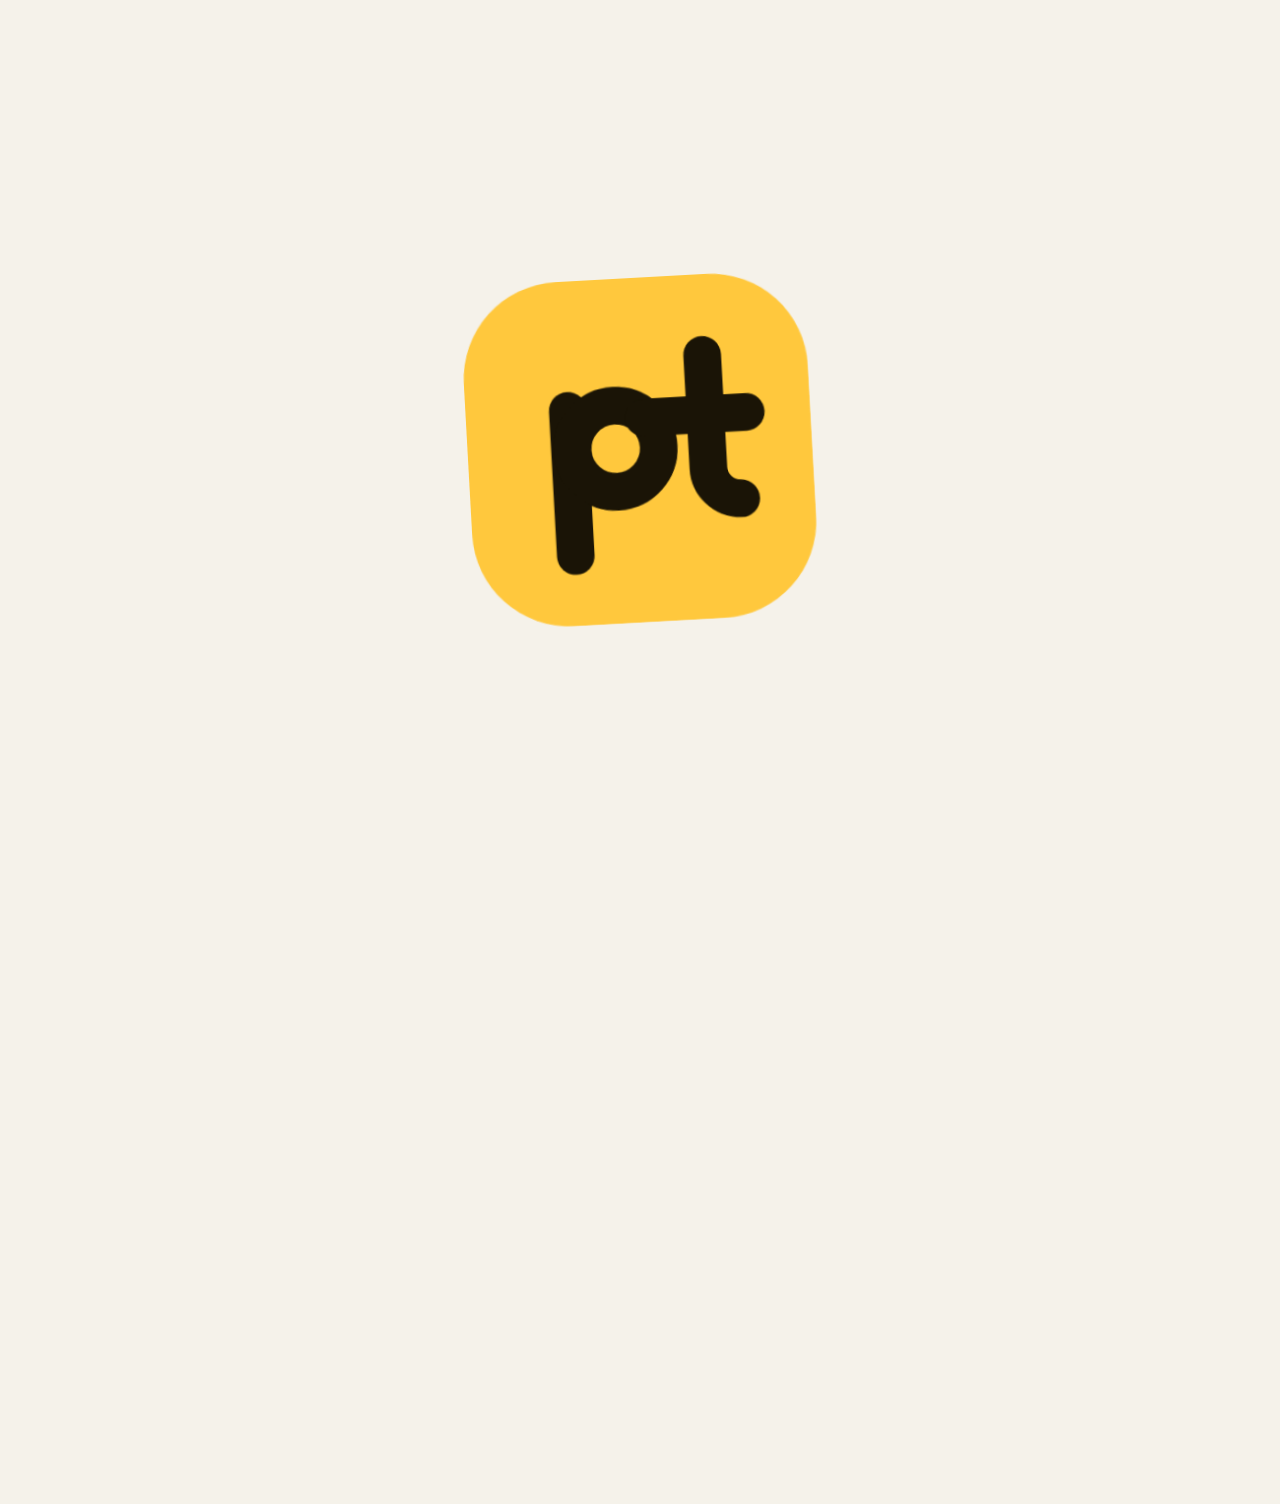
<file: index.html>
<!doctype html>
<html lang="ar" dir="rtl">
<head>
  <meta charset="utf-8">
  <meta http-equiv="Content-Security-Policy" content="default-src 'self'; script-src 'self' https://cdn.jsdelivr.net; style-src 'self' 'unsafe-inline' https://fonts.googleapis.com; font-src https://fonts.gstatic.com; img-src 'self' data:; media-src 'self'; connect-src 'self' https://0.peerjs.com wss://0.peerjs.com; object-src 'none'; base-uri 'none'; form-action 'none'">
  <meta name="referrer" content="strict-origin-when-cross-origin">
  <meta name="viewport" content="width=device-width, initial-scale=1, viewport-fit=cover">
  <meta name="theme-color" content="#0d0e12">
  <meta name="description" content="Playto: six emoji games you can play online with a friend. Co-op Snake with 20 levels, Four in a Row, Air Hockey, Odd One Out, Breakout and Memory.">
  <title data-t="hub.pageTitle">Playto · Play together</title>
  <link rel="icon" href="assets/logo.svg" type="image/svg+xml">
  <link rel="preconnect" href="https://fonts.googleapis.com">
  <link rel="preconnect" href="https://fonts.gstatic.com" crossorigin>
  <link rel="stylesheet" href="https://fonts.googleapis.com/css2?family=Baloo+Bhaijaan+2:wght@400;600;700;800&display=swap">
  <link rel="stylesheet" href="css/arcade.css">
  <script src="js/boot.js"></script>
  <style>
    body { overflow-x: hidden; }

    .topline {
      position: absolute;
      top: max(14px, env(safe-area-inset-top));
      left: 16px;
      right: 16px;
      display: flex;
      align-items: center;
      justify-content: space-between;
      direction: ltr;
      z-index: 10;
    }
    .brand {
      display: flex;
      align-items: center;
      gap: 10px;
      color: inherit;
      text-decoration: none;
    }
    .mark { width: 46px; height: 46px; flex: none; transform-origin: center; }
    .mark-tile { fill: var(--accent); transform-origin: 32px 32px; }
    .ink {
      fill: none;
      stroke: var(--on-accent);
      stroke-width: 7;
      stroke-linecap: round;
      stroke-linejoin: round;
      /* A gap longer than the path, and an offset just past the dash, so an
         undrawn stroke leaves no round cap behind as a stray dot. */
      stroke-dasharray: 1 2;
    }
    .brand-name { font-size: 28px; font-weight: 800; letter-spacing: -0.02em; line-height: 1; }
    .controls { display: flex; gap: 8px; }

    .hero {
      min-height: min(78svh, 720px);
      display: grid;
      place-items: center;
      padding: 96px 16px 40px;
    }
    .hero-copy { text-align: center; max-width: 640px; }
    .hero h1 {
      margin: 0;
      font-size: clamp(56px, 16vw, 116px);
      font-weight: 800;
      line-height: 0.95;
      letter-spacing: -0.02em;
    }
    .hero h1 .accent { color: var(--accent); display: block; }
    .hero .lead {
      margin: 20px auto 0;
      max-width: 30ch;
      color: var(--muted);
      font-size: clamp(17px, 4.4vw, 20px);
    }
    .hero .cta { margin-top: 26px; min-height: 56px; padding: 0 30px; font-size: 18px; text-decoration: none; }

    /* While the intro plays only the mark is on screen; the rest arrives
       when the class comes off. */
    .intro .ink { stroke-dashoffset: 1.01; }
    .intro .mark-tile { transform: scale(0); }
    .intro .brand-name { clip-path: inset(0 100% 0 0); }
    .intro .controls,
    .intro .hero-copy > *,
    .intro main,
    .intro footer { opacity: 0; transform: translateY(18px); }
    .controls, .hero-copy > *, main, footer { transition: opacity 0.6s ease, transform 0.6s ease; }
    .hero-copy > :nth-child(2) { transition-delay: 0.08s; }
    .hero-copy > :nth-child(3) { transition-delay: 0.16s; }
    main, footer { transition-delay: 0.24s; }

    .games {
      max-width: 980px;
      margin: 0 auto;
      padding: 8px 16px 40px;
      display: grid;
      gap: 14px;
    }
    @media (min-width: 720px) { .games { grid-template-columns: 1fr 1fr; gap: 18px; } }
    .games h2 { margin: 0 0 2px; font-size: 26px; grid-column: 1 / -1; }

    .game-card {
      --tone: var(--accent);
      display: grid;
      grid-template-columns: auto 1fr;
      gap: 16px;
      align-items: center;
      padding: 16px;
      border-radius: var(--radius);
      background: var(--surface);
      border: 1px solid var(--line);
      color: inherit;
      text-decoration: none;
      transition: transform .2s ease, border-color .2s ease;
    }
    .game-card:hover { border-color: color-mix(in srgb, var(--tone) 60%, transparent); transform: translateY(-3px); }
    .game-card:active { transform: scale(.98); }
    .game-icon {
      width: 84px;
      height: 84px;
      border-radius: 24px;
      background: var(--tone);
      display: grid;
      place-items: center;
      font-size: 46px;
      box-shadow: inset 0 -5px 0 rgba(0,0,0,.14);
      transition: transform .3s cubic-bezier(.2,.9,.3,1.4);
    }
    .game-card:hover .game-icon { transform: rotate(-6deg) scale(1.05); }
    .game-card h3 { margin: 0; font-size: 22px; line-height: 1.15; }
    .game-card p { margin: 4px 0 8px; color: var(--muted); font-size: 15px; line-height: 1.4; }
    .tags { display: flex; flex-wrap: wrap; gap: 6px; }
    .tag {
      font-size: 12px;
      font-weight: 700;
      padding: 2px 10px;
      border-radius: 999px;
      background: var(--surface-2);
      color: var(--muted);
    }
    .tag.live { background: color-mix(in srgb, var(--ok) 18%, transparent); color: var(--ok); }
    .tag.live::before {
      content: "";
      display: inline-block;
      width: 7px; height: 7px;
      border-radius: 50%;
      background: currentColor;
      margin-inline-end: 6px;
      vertical-align: 1px;
      animation: blink 1.6s ease-in-out infinite;
    }
    @keyframes blink { 50% { opacity: .3; } }

    .how { max-width: 980px; margin: 0 auto; padding: 0 16px 48px; }
    .how-box {
      border-radius: var(--radius);
      background: var(--surface);
      border: 1px solid var(--line);
      padding: 20px;
      display: grid;
      gap: 14px;
    }
    @media (min-width: 720px) { .how-box { grid-template-columns: auto repeat(3, 1fr); align-items: center; gap: 22px; } }
    .how-box h2 { margin: 0; font-size: 22px; }
    .how-step { display: flex; gap: 12px; align-items: flex-start; }
    .how-step b {
      flex: none;
      width: 32px; height: 32px;
      border-radius: 50%;
      background: var(--accent);
      color: var(--on-accent);
      display: grid; place-items: center;
    }
    .how-step span { color: var(--muted); }

    footer { text-align: center; color: var(--muted); padding: 0 16px max(28px, env(safe-area-inset-bottom)); }
    footer a { color: var(--text); font-weight: 700; }

    #flood {
      position: fixed;
      inset: 0;
      z-index: 100;
      pointer-events: none;
      clip-path: circle(0 at var(--x) var(--y));
      visibility: hidden;
    }
    #flood.go {
      visibility: visible;
      clip-path: circle(150vmax at var(--x) var(--y));
      transition: clip-path .7s cubic-bezier(.7, 0, .3, 1);
    }
  </style>
</head>
<body>
  <div class="topline">
    <a class="brand" href="./" aria-label="Playto">
      <svg class="mark" id="mark" viewBox="0 0 64 64" aria-hidden="true">
        <rect class="mark-tile" width="64" height="64" rx="18"/>
        <path class="ink" pathLength="1" d="M19 24v27"/>
        <path class="ink" pathLength="1" d="M19.5 31.5a8 8 0 1 1 16 0a8 8 0 1 1 -16 0"/>
        <path class="ink" pathLength="1" d="M44.5 15v21a6 6 0 0 0 6 6"/>
        <path class="ink" pathLength="1" d="M52 26H33"/>
      </svg>
      <span class="brand-name" id="brandName">Playto</span>
    </a>
    <div class="controls">
      <button class="icon-btn" data-action="sound"></button>
      <button class="icon-btn" data-action="lang"></button>
    </div>
  </div>

  <header class="hero">
    <div class="hero-copy">
      <h1><span data-t="hub.title1">Play</span><span class="accent" data-t="hub.title2">together.</span></h1>
      <p class="lead" data-t="hub.lead">Six emoji games, every one of them playable online with a friend.</p>
      <a class="btn btn-primary cta" href="#games" data-t="hub.cta">Pick a game</a>
    </div>
  </header>

  <main>
    <section class="games" id="games">
      <h2 data-t="hub.games">Games</h2>

      <a class="game-card" href="snake.html" data-emoji="🐍" style="--tone: var(--snake)">
        <span class="game-icon" aria-hidden="true">🐍</span>
        <span>
          <h3 data-t="snake.title">Snake Together</h3>
          <p data-t="hub.snakeText">Two snakes, one team. Twenty levels of portals, ghosts, locked vaults and a dragon.</p>
          <span class="tags"><span class="tag live" data-t="hub.tagOnline">Online co-op</span><span class="tag" data-t="hub.tag20">20 levels</span></span>
        </span>
      </a>

      <a class="game-card" href="four.html" data-emoji="🍓" style="--tone: var(--four)">
        <span class="game-icon" aria-hidden="true">🍓</span>
        <span>
          <h3 data-t="four.title">Four in a Row</h3>
          <p data-t="hub.fourText">Strawberries against lemons. Line up four before your friend does.</p>
          <span class="tags"><span class="tag live" data-t="hub.tagOnline1v1">Online 1v1</span><span class="tag" data-t="hub.tagBot">vs bot</span></span>
        </span>
      </a>

      <a class="game-card" href="hockey.html" data-emoji="🏒" style="--tone: var(--hockey)">
        <span class="game-icon" aria-hidden="true">🏒</span>
        <span>
          <h3 data-t="hockey.title">Air Hockey</h3>
          <p data-t="hub.hockeyText">Mallet against mallet and a flying emoji puck. First to seven wins.</p>
          <span class="tags"><span class="tag live" data-t="hub.tagRealtime">Online, real time</span><span class="tag" data-t="hub.tagOneScreen">Two on one screen</span></span>
        </span>
      </a>

      <a class="game-card" href="odd.html" data-emoji="👀" style="--tone: var(--odd)">
        <span class="game-icon" aria-hidden="true">👀</span>
        <span>
          <h3 data-t="odd.title">Odd One Out</h3>
          <p data-t="hub.oddText">Every emoji looks the same except one. Find it before your friend does.</p>
          <span class="tags"><span class="tag live" data-t="hub.tagRace">Online race</span><span class="tag" data-t="hub.tagFast">Quick rounds</span></span>
        </span>
      </a>

      <a class="game-card" href="breakout.html" data-emoji="🚀" style="--tone: var(--breakout)">
        <span class="game-icon" aria-hidden="true">🚀</span>
        <span>
          <h3 data-t="breakout.title">Emoji Breakout</h3>
          <p data-t="hub.breakoutText">The original. Bounce an emoji through fruit walls and find the secret codes.</p>
          <span class="tags"><span class="tag live" data-t="hub.tagRace">Online race</span><span class="tag" data-t="hub.tagEndless">Endless levels</span><span class="tag" data-t="hub.tagCodes">Secret codes</span></span>
        </span>
      </a>

      <a class="game-card" href="memory.html" data-emoji="🧠" style="--tone: var(--memory)">
        <span class="game-icon" aria-hidden="true">🧠</span>
        <span>
          <h3 data-t="memory.title">Emoji Memory</h3>
          <p data-t="hub.memoryText">Look fast, then find the pairs. Eight boards, from six cards to thirty-six.</p>
          <span class="tags"><span class="tag live" data-t="hub.tagTurns">Online, turn by turn</span><span class="tag" data-t="hub.tag8">8 levels</span><span class="tag" data-t="hub.tagStars">3 stars each</span></span>
        </span>
      </a>
    </section>

    <section class="how" aria-labelledby="howTitle">
      <div class="how-box">
        <h2 id="howTitle" data-t="hub.howTitle">Playing online</h2>
        <div class="how-step"><b>1</b><span data-t="hub.how1">Open any game and tap “Create a room”.</span></div>
        <div class="how-step"><b>2</b><span data-t="hub.how2">Send the four-letter code or the link to your friend.</span></div>
        <div class="how-step"><b>3</b><span data-t="hub.how3">They tap “Join with a code”, and you are playing phone to phone.</span></div>
      </div>
    </section>
  </main>

  <footer><span data-t="hub.madeBy">Made by</span> <a href="https://github.com/Mo1Amin">Mohamed Amin</a></footer>

  <div id="flood" aria-hidden="true"></div>

  <script type="module" src="js/hub.js"></script>
</body>
</html>
</file>
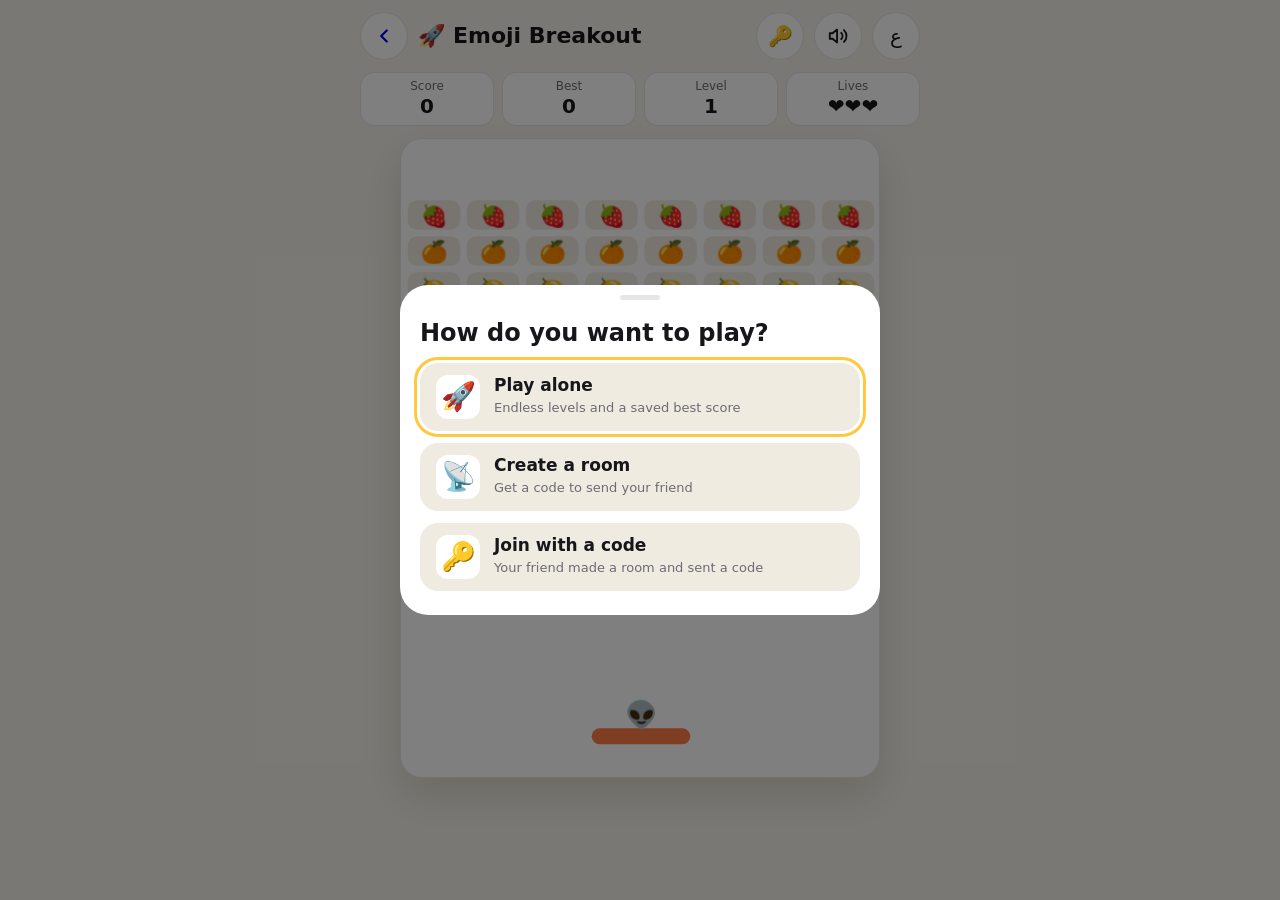
<file: breakout.html>
<!doctype html>
<html lang="ar" dir="rtl">
<head>
  <meta charset="utf-8">
  <meta http-equiv="Content-Security-Policy" content="default-src 'self'; script-src 'self' https://cdn.jsdelivr.net; style-src 'self' 'unsafe-inline' https://fonts.googleapis.com; font-src https://fonts.gstatic.com; img-src 'self' data:; media-src 'self'; connect-src 'self' https://0.peerjs.com wss://0.peerjs.com; object-src 'none'; base-uri 'none'; form-action 'none'">
  <meta name="referrer" content="strict-origin-when-cross-origin">
  <meta name="viewport" content="width=device-width, initial-scale=1, viewport-fit=cover">
  <meta name="theme-color" content="#0d0e12">
  <title data-t="breakout.pageTitle">Emoji Breakout</title>
  <link rel="icon" href="data:image/svg+xml,<svg xmlns='http://www.w3.org/2000/svg' viewBox='0 0 100 100'><text y='.9em' font-size='90'>🚀</text></svg>">
  <link rel="preconnect" href="https://fonts.googleapis.com">
  <link rel="preconnect" href="https://fonts.gstatic.com" crossorigin>
  <link rel="stylesheet" href="https://fonts.googleapis.com/css2?family=Baloo+Bhaijaan+2:wght@400;600;700;800&display=swap">
  <link rel="stylesheet" href="css/arcade.css">
  <style>
    .game-page { --game: var(--breakout); overscroll-behavior: none; }
    .board-wrap { max-width: none; }
    .board-wrap canvas { cursor: none; }
    .rival {
      max-width: 100%;
      padding: 6px 16px;
      border-radius: 999px;
      background: color-mix(in srgb, var(--game) 16%, var(--surface));
      border: 1px solid color-mix(in srgb, var(--game) 40%, transparent);
      font-weight: 700;
      font-size: 15px;
      white-space: nowrap;
      overflow: hidden;
      text-overflow: ellipsis;
    }
    .code-row { width: 100%; max-width: 320px; }
    .code-row input {
      width: 100%;
      height: var(--tap);
      border-radius: 999px;
      border: 2px solid var(--line);
      background: var(--surface);
      text-align: center;
      direction: ltr;
    }
    .code-row input:focus { outline: none; border-color: var(--game); }
  </style>
</head>
<body class="game-page">
  <header class="topbar">
    <a class="icon-btn" href="./" data-back data-t-label="back"></a>
    <h1><span aria-hidden="true">🚀</span><span data-t="breakout.title">Emoji Breakout</span></h1>
    <button class="icon-btn" id="codeBtn" data-t-label="breakout.codes" aria-label="Secret codes">🔑</button>
    <button class="icon-btn" data-action="sound"></button>
    <button class="icon-btn" data-action="lang"></button>
  </header>

  <section class="hud">
    <div class="stat"><small data-t="score">Score</small><b id="hudScore">0</b></div>
    <div class="stat"><small data-t="breakout.best">Best</small><b id="hudBest">0</b></div>
    <div class="stat"><small data-t="breakout.level">Level</small><b id="hudLevel">1</b></div>
    <div class="stat"><small data-t="breakout.lives">Lives</small><b id="hudLives">❤️❤️❤️</b></div>
  </section>

  <div class="rival" id="rival" aria-live="polite" hidden></div>

  <div class="board-wrap" id="boardWrap">
    <canvas id="board" aria-label="Breakout board"></canvas>
    <span class="net-badge floating" id="netBadge" hidden></span>
    <div class="overlay" id="overlay" hidden></div>
  </div>

  <div class="code-row" id="codeRow" hidden>
    <input id="codeInput" autocomplete="off" autocapitalize="off" spellcheck="false" data-t-placeholder="breakout.codePlaceholder" placeholder="Secret code…">
  </div>

  <script type="module" src="js/breakout.js"></script>
</body>
</html>
</file>
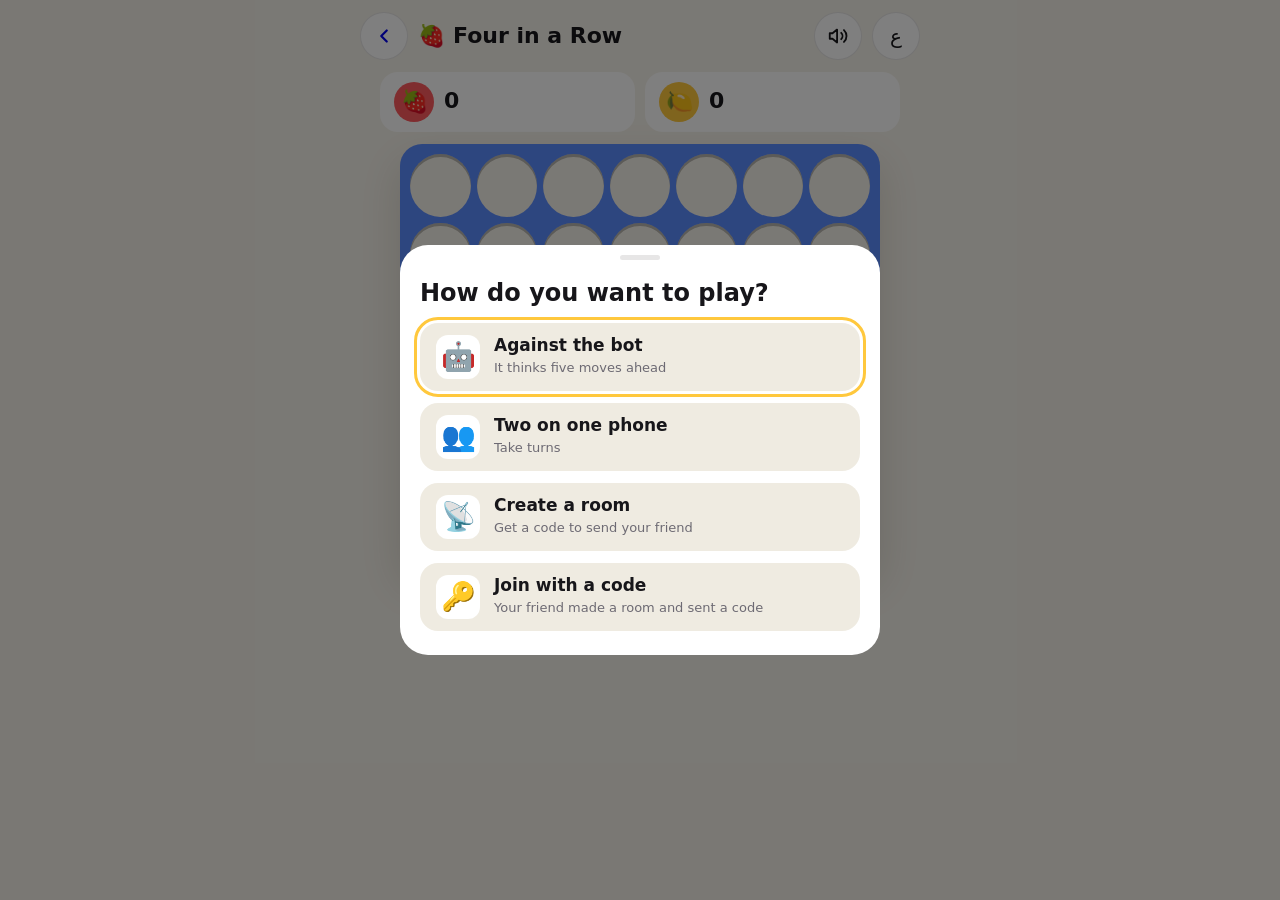
<file: four.html>
<!doctype html>
<html lang="ar" dir="rtl">
<head>
  <meta charset="utf-8">
  <meta http-equiv="Content-Security-Policy" content="default-src 'self'; script-src 'self' https://cdn.jsdelivr.net; style-src 'self' 'unsafe-inline' https://fonts.googleapis.com; font-src https://fonts.gstatic.com; img-src 'self' data:; media-src 'self'; connect-src 'self' https://0.peerjs.com wss://0.peerjs.com; object-src 'none'; base-uri 'none'; form-action 'none'">
  <meta name="referrer" content="strict-origin-when-cross-origin">
  <meta name="viewport" content="width=device-width, initial-scale=1, viewport-fit=cover">
  <meta name="theme-color" content="#0d0e12">
  <title data-t="four.pageTitle">Four in a Row</title>
  <link rel="icon" href="data:image/svg+xml,<svg xmlns='http://www.w3.org/2000/svg' viewBox='0 0 100 100'><text y='.9em' font-size='90'>🍓</text></svg>">
  <link rel="preconnect" href="https://fonts.googleapis.com">
  <link rel="preconnect" href="https://fonts.gstatic.com" crossorigin>
  <link rel="stylesheet" href="https://fonts.googleapis.com/css2?family=Baloo+Bhaijaan+2:wght@400;600;700;800&display=swap">
  <link rel="stylesheet" href="css/arcade.css">
  <style>
    .game-page { --game: var(--four); }

    .stage { position: relative; width: 100%; max-width: 480px; }
    .board {
      direction: ltr;
      display: grid;
      grid-template-columns: repeat(7, 1fr);
      grid-template-rows: repeat(6, 1fr);
      gap: 6px;
      padding: 10px;
      aspect-ratio: 7 / 6.2;
      background: var(--four);
      border-radius: var(--radius);
      box-shadow: var(--shadow);
    }
    .slot {
      position: relative;
      border-radius: 50%;
      background: var(--bg);
      box-shadow: inset 0 3px 0 rgba(0,0,0,.25);
    }
    .column {
      grid-row: 1 / -1;
      z-index: 2;
      border-radius: 14px;
      transition: background .15s ease;
    }
    @media (hover: hover) {
      .column:hover { background: rgba(255,255,255,.1); }
    }
    .disc {
      position: absolute;
      inset: 4%;
      border-radius: 50%;
      display: grid;
      place-items: center;
      font-size: clamp(18px, 6vw, 30px);
      animation: drop calc(.18s + var(--fall) * .06s) cubic-bezier(.5, 0, .75, 0) both, settle .22s ease-out calc(.18s + var(--fall) * .06s);
      box-shadow: inset 0 -4px 0 rgba(0,0,0,.18);
    }
    .disc.p1 { background: #ff5a5f; }
    .disc.p2 { background: #ffc83d; }
    .board.finished .disc:not(.win) { opacity: .35; transition: opacity .4s ease .3s; }
    .disc.win { animation: pulse .7s ease-in-out infinite alternate; }
    @keyframes drop { from { transform: translateY(calc(var(--fall) * -116%)); } }
    @keyframes settle { 40% { transform: translateY(-8%); } }
    @keyframes pulse { to { transform: scale(1.1); box-shadow: 0 0 0 4px #fff; } }

    .status {
      width: 100%; max-width: 480px;
      min-height: 56px;
      display: flex; align-items: center; justify-content: space-between; gap: 12px;
      padding: 6px 8px 6px 18px;
      background: var(--surface);
      border: 1px solid var(--line);
      border-radius: 999px;
      font-weight: 700;
    }
    [dir="rtl"] .status { padding: 6px 18px 6px 8px; }
    .status .btn { flex: none; }

    .reactions { display: flex; gap: 6px; justify-content: center; flex-wrap: wrap; }
    .reaction {
      width: 48px; height: 48px;
      font-size: 24px;
      border-radius: 50%;
      background: var(--surface);
      border: 1px solid var(--line);
      transition: transform .15s ease;
    }
    .reaction:active { transform: scale(.85); }
    .float-reaction {
      position: absolute;
      bottom: 10%;
      font-size: 56px;
      pointer-events: none;
      z-index: 6;
      animation: rise 1.8s ease-out forwards;
    }
    .float-reaction.me { inset-inline-start: 12%; }
    .float-reaction.them { inset-inline-end: 12%; }
    @keyframes rise {
      0% { transform: translate(0, 20px) scale(.4); opacity: 0; }
      15% { transform: translate(0, 0) scale(1.15); opacity: 1; }
      100% { transform: translate(var(--drift), -260px) scale(1); opacity: 0; }
    }
    .overlay { border-radius: var(--radius); }
  </style>
</head>
<body class="game-page">
  <header class="topbar">
    <a class="icon-btn" href="./" data-back data-t-label="back"></a>
    <h1><span aria-hidden="true">🍓</span><span data-t="four.title">Four in a Row</span></h1>
    <span class="net-badge" id="netBadge" hidden></span>
    <button class="icon-btn" data-action="sound"></button>
    <button class="icon-btn" data-action="lang"></button>
  </header>

  <section class="players">
    <div class="player p1" id="p1"><span class="token">🍓</span><span><span class="name"></span><span class="score">0</span></span></div>
    <div class="player p2" id="p2"><span class="token">🍋</span><span><span class="name"></span><span class="score">0</span></span></div>
  </section>

  <div class="stage" id="stage">
    <div class="board" id="board"></div>
    <div class="overlay" id="overlay" hidden></div>
  </div>

  <div class="status" aria-live="polite">
    <span id="statusText"></span>
    <button class="btn btn-primary" id="statusAction" hidden></button>
  </div>

  <div class="reactions" id="reactions" hidden></div>

  <script type="module" src="js/four/main.js"></script>
</body>
</html>
</file>
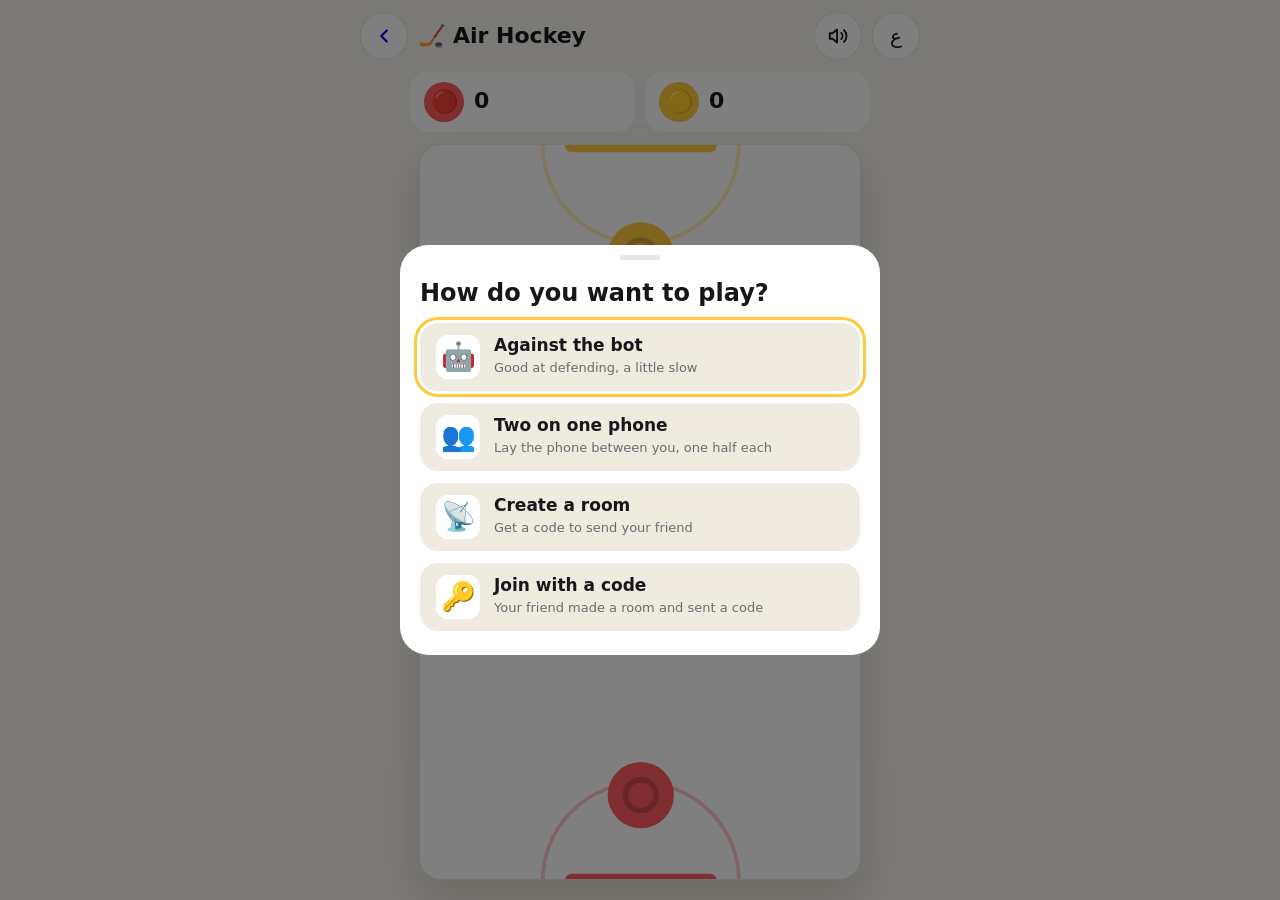
<file: hockey.html>
<!doctype html>
<html lang="ar" dir="rtl">
<head>
  <meta charset="utf-8">
  <meta http-equiv="Content-Security-Policy" content="default-src 'self'; script-src 'self' https://cdn.jsdelivr.net; style-src 'self' 'unsafe-inline' https://fonts.googleapis.com; font-src https://fonts.gstatic.com; img-src 'self' data:; media-src 'self'; connect-src 'self' https://0.peerjs.com wss://0.peerjs.com; object-src 'none'; base-uri 'none'; form-action 'none'">
  <meta name="referrer" content="strict-origin-when-cross-origin">
  <meta name="viewport" content="width=device-width, initial-scale=1, viewport-fit=cover">
  <meta name="theme-color" content="#0d0e12">
  <title data-t="hockey.pageTitle">Air Hockey</title>
  <link rel="icon" href="data:image/svg+xml,<svg xmlns='http://www.w3.org/2000/svg' viewBox='0 0 100 100'><text y='.9em' font-size='90'>🏒</text></svg>">
  <link rel="preconnect" href="https://fonts.googleapis.com">
  <link rel="preconnect" href="https://fonts.gstatic.com" crossorigin>
  <link rel="stylesheet" href="https://fonts.googleapis.com/css2?family=Baloo+Bhaijaan+2:wght@400;600;700;800&display=swap">
  <link rel="stylesheet" href="css/arcade.css">
  <style>
    .game-page { --game: var(--hockey); overscroll-behavior: none; }
    .board-wrap { max-width: none; }
    .players { max-width: 460px; }
  </style>
</head>
<body class="game-page">
  <header class="topbar">
    <a class="icon-btn" href="./" data-back data-t-label="back"></a>
    <h1><span aria-hidden="true">🏒</span><span data-t="hockey.title">Air Hockey</span></h1>
    <span class="net-badge" id="netBadge" hidden></span>
    <button class="icon-btn" data-action="sound"></button>
    <button class="icon-btn" data-action="lang"></button>
  </header>

  <section class="players">
    <div class="player p1" id="p1"><span class="token">🔴</span><span><span class="name"></span><span class="score">0</span></span></div>
    <div class="player p2" id="p2"><span class="token">🟡</span><span><span class="name"></span><span class="score">0</span></span></div>
  </section>

  <div class="board-wrap" id="boardWrap">
    <canvas id="board" aria-label="Air hockey table"></canvas>
    <div class="overlay" id="overlay" hidden></div>
  </div>

  <script type="module" src="js/hockey.js"></script>
</body>
</html>
</file>
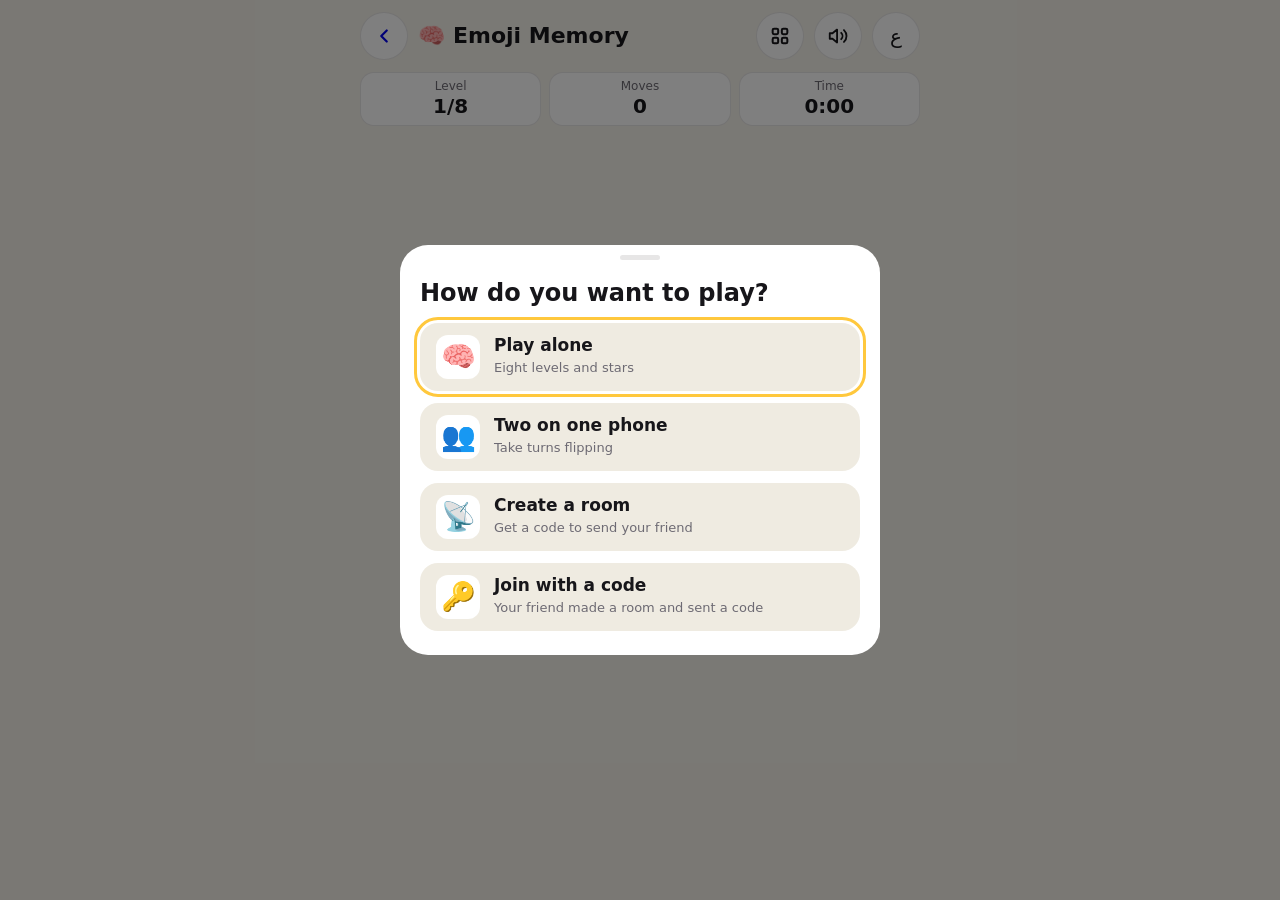
<file: memory.html>
<!doctype html>
<html lang="ar" dir="rtl">
<head>
  <meta charset="utf-8">
  <meta http-equiv="Content-Security-Policy" content="default-src 'self'; script-src 'self' https://cdn.jsdelivr.net; style-src 'self' 'unsafe-inline' https://fonts.googleapis.com; font-src https://fonts.gstatic.com; img-src 'self' data:; media-src 'self'; connect-src 'self' https://0.peerjs.com wss://0.peerjs.com; object-src 'none'; base-uri 'none'; form-action 'none'">
  <meta name="referrer" content="strict-origin-when-cross-origin">
  <meta name="viewport" content="width=device-width, initial-scale=1, viewport-fit=cover">
  <meta name="theme-color" content="#0d0e12">
  <title data-t="memory.pageTitle">Emoji Memory</title>
  <link rel="icon" href="data:image/svg+xml,<svg xmlns='http://www.w3.org/2000/svg' viewBox='0 0 100 100'><text y='.9em' font-size='90'>🧠</text></svg>">
  <link rel="preconnect" href="https://fonts.googleapis.com">
  <link rel="preconnect" href="https://fonts.gstatic.com" crossorigin>
  <link rel="stylesheet" href="https://fonts.googleapis.com/css2?family=Baloo+Bhaijaan+2:wght@400;600;700;800&display=swap">
  <link rel="stylesheet" href="css/arcade.css">
  <style>
    .game-page { --game: var(--memory); }
    .table { position: relative; width: 100%; max-width: 520px; min-height: 420px; }
    .grid {
      display: grid;
      grid-template-columns: repeat(var(--cols, 4), 1fr);
      gap: clamp(6px, 2vw, 10px);
      perspective: 900px;
    }
    .tile {
      aspect-ratio: 3 / 4;
      padding: 0;
      animation: deal .35s cubic-bezier(.2, .9, .3, 1.2) both;
    }
    .tile-inner {
      position: relative;
      display: block;
      width: 100%;
      height: 100%;
      transform-style: preserve-3d;
      transition: transform .38s cubic-bezier(.3, .8, .3, 1);
    }
    .tile.flipped .tile-inner { transform: rotateY(180deg); }
    .tile-back, .tile-front {
      position: absolute;
      inset: 0;
      border-radius: clamp(10px, 3vw, 16px);
      backface-visibility: hidden;
      -webkit-backface-visibility: hidden;
      display: grid;
      place-items: center;
    }
    .tile-back {
      background: var(--memory);
      background-image: radial-gradient(circle at 50% 50%, rgba(255,255,255,.22) 0 18%, transparent 19%);
      box-shadow: inset 0 -4px 0 rgba(0,0,0,.15);
    }
    .tile-front {
      background: var(--surface);
      border: 1px solid var(--line);
      transform: rotateY(180deg);
      font-size: calc(min(520px, 100vw - 32px) / var(--cols, 4) * .48);
    }
    .tile.matched .tile-front { animation: matched .45s ease; background: color-mix(in srgb, var(--memory) 18%, var(--surface)); }
    .tile.miss .tile-inner { animation: shake .35s ease; }
    @keyframes deal { from { opacity: 0; transform: translateY(14px) scale(.9); } }
    @keyframes matched { 50% { transform: rotateY(180deg) scale(1.12); } }
    @keyframes shake {
      0%, 100% { transform: rotateY(180deg) translateX(0); }
      25% { transform: rotateY(180deg) translateX(-6px); }
      75% { transform: rotateY(180deg) translateX(6px); }
    }
    .overlay { position: fixed; }
    .level-list { display: flex; flex-direction: column; gap: 6px; }
    .level-row {
      display: flex; align-items: center; gap: 12px;
      min-height: 52px; padding: 6px 14px;
      border-radius: 14px;
      background: var(--surface-2);
      text-align: start;
    }
    .level-row:disabled { opacity: .45; cursor: default; }
    .lv-emoji { font-size: 24px; }
    .lv-name { flex: 1; font-weight: 700; }
    .lv-stars { color: var(--accent); letter-spacing: 2px; }
  </style>
</head>
<body class="game-page">
  <header class="topbar">
    <a class="icon-btn" href="./" data-back data-t-label="back"></a>
    <h1><span aria-hidden="true">🧠</span><span data-t="memory.title">Emoji Memory</span></h1>
    <span class="net-badge" id="netBadge" hidden></span>
    <button class="icon-btn" id="levelsBtn" data-t-label="memory.levels">
      <svg viewBox="0 0 24 24" fill="none" stroke="currentColor" stroke-width="2.2" stroke-linecap="round"><rect x="4" y="4" width="6" height="6" rx="1.5"/><rect x="14" y="4" width="6" height="6" rx="1.5"/><rect x="4" y="14" width="6" height="6" rx="1.5"/><rect x="14" y="14" width="6" height="6" rx="1.5"/></svg>
    </button>
    <button class="icon-btn" data-action="sound"></button>
    <button class="icon-btn" data-action="lang"></button>
  </header>

  <section class="players" id="players" hidden>
    <div class="player p1" id="p1"><span class="token">🍓</span><span><span class="name"></span><span class="score">0</span></span></div>
    <div class="player p2" id="p2"><span class="token">🍋</span><span><span class="name"></span><span class="score">0</span></span></div>
  </section>

  <section class="hud" id="hud">
    <div class="stat"><small data-t="memory.level">Level</small><b id="hudLevel">1/8</b></div>
    <div class="stat"><small data-t="memory.moves">Moves</small><b id="hudMoves">0</b></div>
    <div class="stat"><small data-t="memory.time">Time</small><b id="hudTime">0:00</b></div>
  </section>

  <div class="table">
    <div class="grid" id="grid"></div>
  </div>
  <div class="overlay" id="overlay" hidden></div>

  <script type="module" src="js/memory.js"></script>
</body>
</html>
</file>
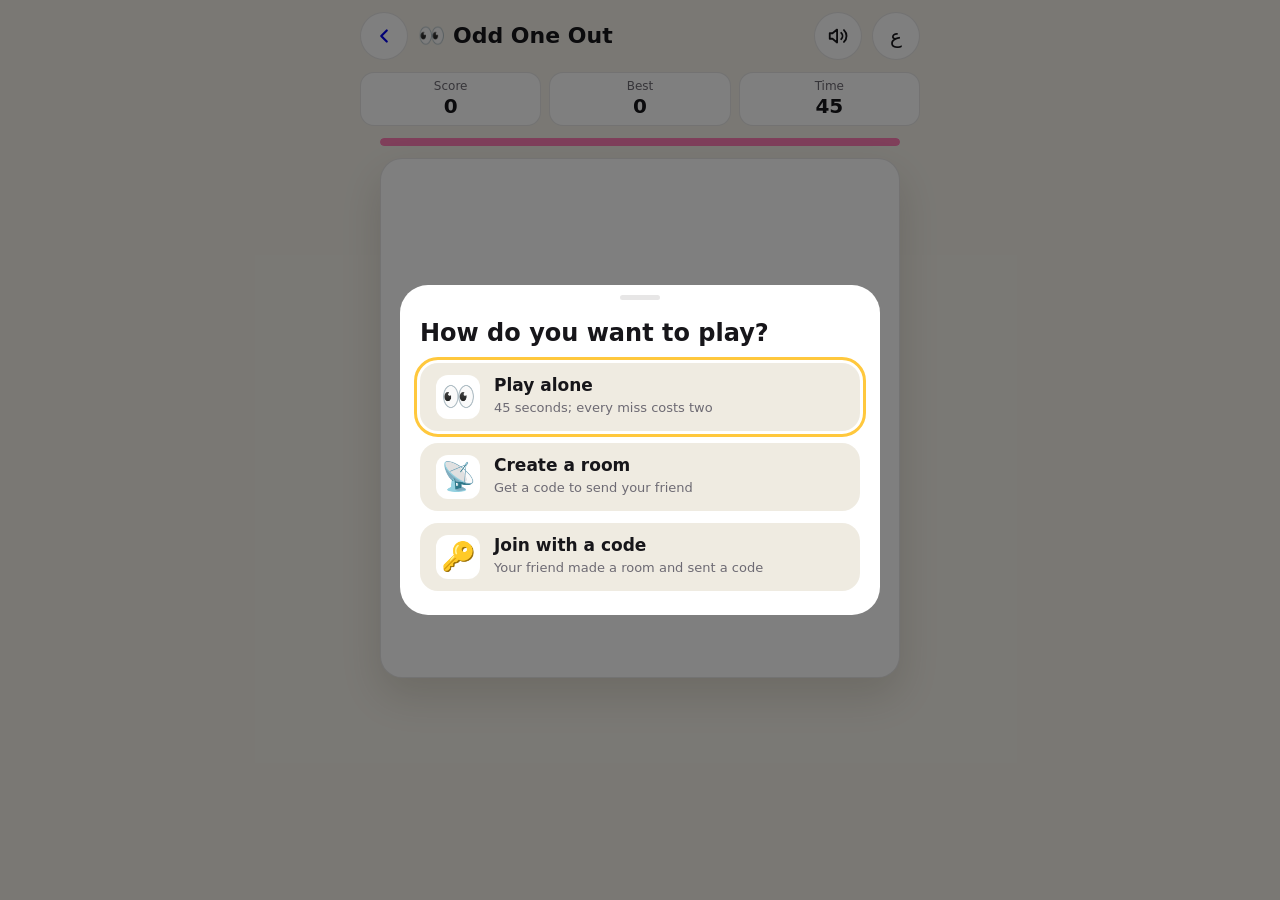
<file: odd.html>
<!doctype html>
<html lang="ar" dir="rtl">
<head>
  <meta charset="utf-8">
  <meta http-equiv="Content-Security-Policy" content="default-src 'self'; script-src 'self' https://cdn.jsdelivr.net; style-src 'self' 'unsafe-inline' https://fonts.googleapis.com; font-src https://fonts.gstatic.com; img-src 'self' data:; media-src 'self'; connect-src 'self' https://0.peerjs.com wss://0.peerjs.com; object-src 'none'; base-uri 'none'; form-action 'none'">
  <meta name="referrer" content="strict-origin-when-cross-origin">
  <meta name="viewport" content="width=device-width, initial-scale=1, viewport-fit=cover">
  <meta name="theme-color" content="#0d0e12">
  <title data-t="odd.pageTitle">Odd One Out</title>
  <link rel="icon" href="data:image/svg+xml,<svg xmlns='http://www.w3.org/2000/svg' viewBox='0 0 100 100'><text y='.9em' font-size='90'>👀</text></svg>">
  <link rel="preconnect" href="https://fonts.googleapis.com">
  <link rel="preconnect" href="https://fonts.gstatic.com" crossorigin>
  <link rel="stylesheet" href="https://fonts.googleapis.com/css2?family=Baloo+Bhaijaan+2:wght@400;600;700;800&display=swap">
  <link rel="stylesheet" href="css/arcade.css">
  <style>
    .game-page { --game: var(--odd); }
    .time-bar {
      width: 100%;
      max-width: 520px;
      height: 8px;
      border-radius: 4px;
      background: var(--surface);
      overflow: hidden;
    }
    .time-bar::after {
      content: "";
      display: block;
      height: 100%;
      width: calc(var(--left, 1) * 100%);
      background: var(--game);
      border-radius: inherit;
      transition: width .1s linear;
    }
    .stage { position: relative; width: 100%; max-width: 520px; }
    .odd-board {
      display: grid;
      grid-template-columns: repeat(var(--size, 3), 1fr);
      gap: clamp(4px, 1.4vw, 8px);
      padding: clamp(8px, 2.5vw, 14px);
      aspect-ratio: 1;
      background: var(--surface);
      border: 1px solid var(--line);
      border-radius: var(--radius);
      box-shadow: var(--shadow);
    }
    .odd-cell {
      display: grid;
      place-items: center;
      border-radius: 14px;
      background: var(--surface-2);
      font-size: calc(min(520px, 100vw - 32px) / var(--size, 3) * .5);
      line-height: 1;
      transition: transform .12s ease, background .2s ease;
      animation: pop .25s ease both;
    }
    .odd-cell:active { transform: scale(.92); }
    .odd-cell.wrong { animation: shake .35s ease; background: color-mix(in srgb, var(--danger) 30%, var(--surface-2)); }
    .odd-cell.pending { outline: 3px dashed var(--game); }
    .odd-cell.found { background: var(--ok); transform: scale(1.08); }
    .odd-cell.stolen { background: var(--danger); transform: scale(1.08); }
    @keyframes pop { from { transform: scale(.6); opacity: 0; } }
    @keyframes shake {
      25% { transform: translateX(-5px); }
      75% { transform: translateX(5px); }
    }
    .overlay { border-radius: var(--radius); }
  </style>
</head>
<body class="game-page">
  <header class="topbar">
    <a class="icon-btn" href="./" data-back data-t-label="back"></a>
    <h1><span aria-hidden="true">👀</span><span data-t="odd.title">Odd One Out</span></h1>
    <span class="net-badge" id="netBadge" hidden></span>
    <button class="icon-btn" data-action="sound"></button>
    <button class="icon-btn" data-action="lang"></button>
  </header>

  <section class="hud" id="hud">
    <div class="stat"><small data-t="score">Score</small><b id="hudScore">0</b></div>
    <div class="stat"><small data-t="odd.best">Best</small><b id="hudBest">0</b></div>
    <div class="stat"><small data-t="odd.time">Time</small><b id="hudTime">45</b></div>
  </section>

  <section class="players" id="players" hidden>
    <div class="player p1" id="p1"><span class="token">🍓</span><span><span class="name"></span><span class="score">0</span></span></div>
    <div class="player p2" id="p2"><span class="token">🍋</span><span><span class="name"></span><span class="score">0</span></span></div>
  </section>

  <div class="time-bar" id="timeBar"></div>

  <div class="stage">
    <div class="odd-board" id="oddBoard"></div>
    <div class="overlay" id="overlay" hidden></div>
  </div>

  <script type="module" src="js/odd.js"></script>
</body>
</html>
</file>
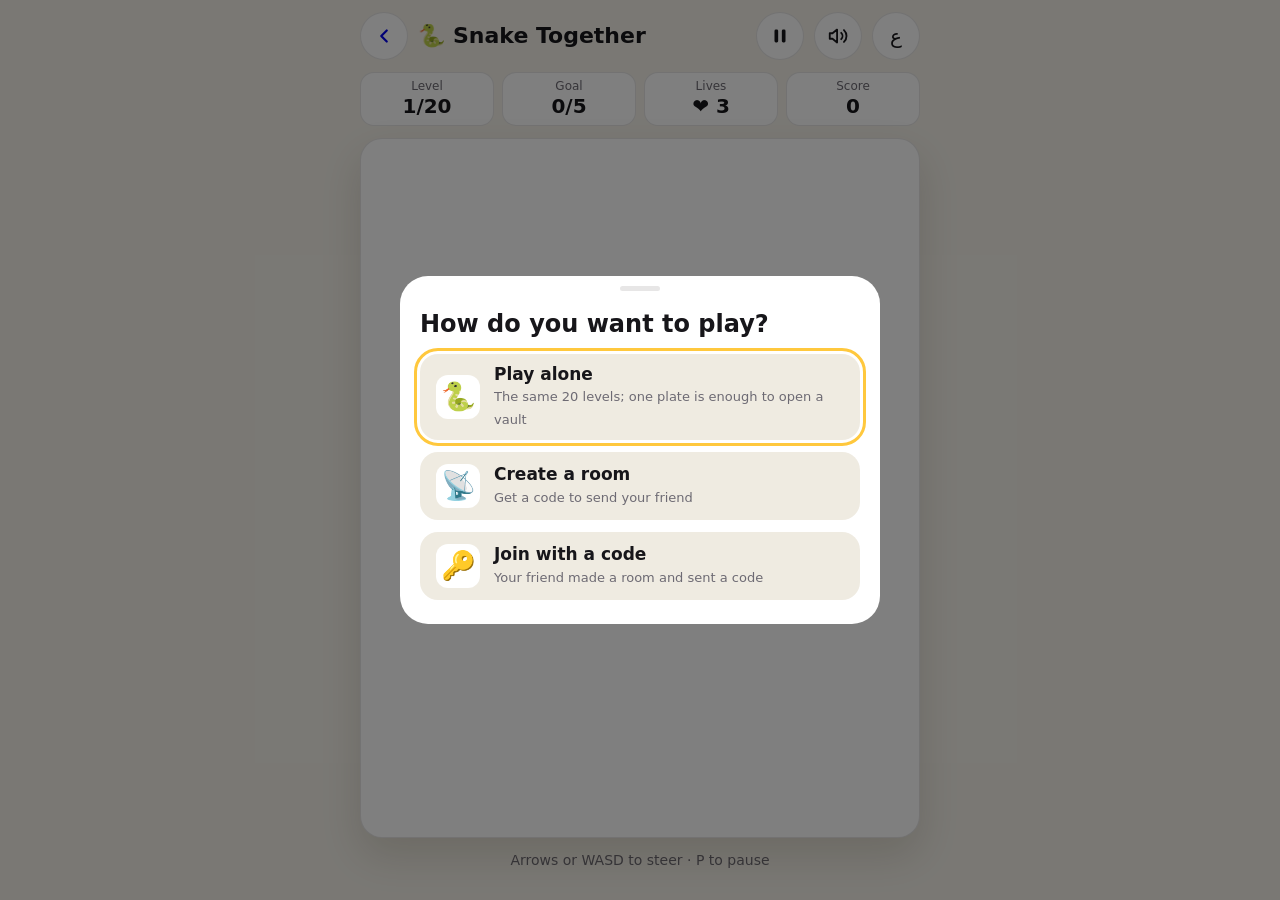
<file: snake.html>
<!doctype html>
<html lang="ar" dir="rtl">
<head>
  <meta charset="utf-8">
  <meta http-equiv="Content-Security-Policy" content="default-src 'self'; script-src 'self' https://cdn.jsdelivr.net; style-src 'self' 'unsafe-inline' https://fonts.googleapis.com; font-src https://fonts.gstatic.com; img-src 'self' data:; media-src 'self'; connect-src 'self' https://0.peerjs.com wss://0.peerjs.com; object-src 'none'; base-uri 'none'; form-action 'none'">
  <meta name="referrer" content="strict-origin-when-cross-origin">
  <meta name="viewport" content="width=device-width, initial-scale=1, viewport-fit=cover">
  <meta name="theme-color" content="#0d0e12">
  <title data-t="snake.pageTitle">Snake Together</title>
  <link rel="icon" href="data:image/svg+xml,<svg xmlns='http://www.w3.org/2000/svg' viewBox='0 0 100 100'><text y='.9em' font-size='90'>🐍</text></svg>">
  <link rel="preconnect" href="https://fonts.googleapis.com">
  <link rel="preconnect" href="https://fonts.gstatic.com" crossorigin>
  <link rel="stylesheet" href="https://fonts.googleapis.com/css2?family=Baloo+Bhaijaan+2:wght@400;600;700;800&display=swap">
  <link rel="stylesheet" href="css/arcade.css">
  <style>
    .game-page { --game: var(--snake); overscroll-behavior: none; }
    .board-wrap { max-width: none; }
    .stat[hidden] { display: none; }

    .dpad {
      display: grid;
      grid-template-columns: repeat(3, 76px);
      grid-template-rows: repeat(2, 64px);
      gap: 8px;
      direction: ltr;
      user-select: none;
      -webkit-user-select: none;
    }
    .dpad[hidden] { display: none; }
    .dpad button {
      border-radius: 18px;
      background: var(--surface);
      border: 1px solid var(--line);
      display: grid;
      place-items: center;
      touch-action: none;
    }
    .dpad button:active { background: var(--you, var(--game)); color: #10130f; }
    .dpad svg { width: 26px; height: 26px; }
    .dpad [data-dir="U"] { grid-column: 2; grid-row: 1; }
    .dpad [data-dir="L"] { grid-column: 1; grid-row: 2; }
    .dpad [data-dir="D"] { grid-column: 2; grid-row: 2; }
    .dpad [data-dir="R"] { grid-column: 3; grid-row: 2; }

    .hint { color: var(--muted); font-size: 14px; text-align: center; margin: 0; }
    @media (pointer: coarse) { .hint { display: none; } }

    .level-card { max-width: 380px; max-height: 100%; overflow: auto; }
    .level-grid { display: grid; grid-template-columns: repeat(5, 1fr); gap: 8px; margin: 4px 0; }
    .level-btn {
      aspect-ratio: 1;
      border-radius: 14px;
      background: var(--surface-2);
      display: flex;
      flex-direction: column;
      align-items: center;
      justify-content: center;
      line-height: 1.1;
      transition: transform .15s ease;
    }
    .level-btn:active { transform: scale(.94); }
    .level-btn:disabled { opacity: .4; cursor: default; }
    .lv-emoji { font-size: 22px; }
    .lv-num { font-size: 12px; font-weight: 800; color: var(--muted); }
  </style>
</head>
<body class="game-page">
  <header class="topbar">
    <a class="icon-btn" href="./" data-back data-t-label="back"></a>
    <h1><span aria-hidden="true">🐍</span><span data-t="snake.title">Snake Together</span></h1>
    <button class="icon-btn" id="pauseBtn" data-t-label="pause" aria-label="Pause">
      <svg viewBox="0 0 24 24" fill="currentColor"><rect x="6" y="5" width="4" height="14" rx="1.5"/><rect x="14" y="5" width="4" height="14" rx="1.5"/></svg>
    </button>
    <button class="icon-btn" data-action="sound"></button>
    <button class="icon-btn" data-action="lang"></button>
  </header>

  <section class="hud" aria-live="off">
    <div class="stat"><small data-t="snake.level">Level</small><b id="hudLevel">1/20</b></div>
    <div class="stat"><small data-t="snake.goal">Goal</small><b id="hudGoal">0/5</b></div>
    <div class="stat"><small data-t="snake.lives">Lives</small><b id="hudLives">❤️ 3</b></div>
    <div class="stat"><small data-t="score">Score</small><b id="hudScore">0</b></div>
    <div class="stat" id="hudTimeBox" hidden><small data-t="snake.time">Time</small><b id="hudTime">0</b></div>
  </section>

  <div class="board-wrap" id="boardWrap">
    <canvas id="board" aria-label="Snake board"></canvas>
    <span class="net-badge floating" id="netBadge" hidden></span>
    <div class="overlay" id="overlay" hidden></div>
  </div>

  <p class="hint" data-t="snake.keysHint">Arrows or WASD to steer · P to pause</p>

  <div class="dpad" id="dpad" hidden>
    <button data-dir="U" aria-label="Up"><svg viewBox="0 0 24 24" fill="none" stroke="currentColor" stroke-width="2.6" stroke-linecap="round" stroke-linejoin="round"><path d="m6 15 6-6 6 6"/></svg></button>
    <button data-dir="L" aria-label="Left"><svg viewBox="0 0 24 24" fill="none" stroke="currentColor" stroke-width="2.6" stroke-linecap="round" stroke-linejoin="round"><path d="m15 18-6-6 6-6"/></svg></button>
    <button data-dir="D" aria-label="Down"><svg viewBox="0 0 24 24" fill="none" stroke="currentColor" stroke-width="2.6" stroke-linecap="round" stroke-linejoin="round"><path d="m6 9 6 6 6-6"/></svg></button>
    <button data-dir="R" aria-label="Right"><svg viewBox="0 0 24 24" fill="none" stroke="currentColor" stroke-width="2.6" stroke-linecap="round" stroke-linejoin="round"><path d="m9 18 6-6-6-6"/></svg></button>
  </div>

  <script type="module" src="js/snake/main.js"></script>
</body>
</html>
</file>
<file: css/arcade.css>
:root {
  --bg: #0d0e12;
  --surface: #17181f;
  --surface-2: #21232c;
  --line: rgba(255, 255, 255, 0.08);
  --text: #f4f2ec;
  --muted: #9b9da8;
  --accent: #ffc83d;
  --on-accent: #1a1406;
  --danger: #ff5a5f;
  --ok: #3ddc84;
  --shadow: 0 18px 40px rgba(0, 0, 0, 0.45);

  --breakout: #ff7a45;
  --snake: #3ddc84;
  --four: #5b8cff;
  --memory: #c38bff;
  --hockey: #2ec4b6;
  --odd: #ff7eb6;

  --radius: 22px;
  --radius-sm: 14px;
  --tap: 48px;
  --font: "Baloo Bhaijaan 2", system-ui, -apple-system, "Segoe UI", sans-serif;
  color-scheme: dark;
}

@media (prefers-color-scheme: light) {
  :root:not([data-theme="dark"]) {
    --bg: #f5f2ea;
    --surface: #ffffff;
    --surface-2: #efebe1;
    --line: rgba(20, 18, 10, 0.1);
    --text: #17161a;
    --muted: #6d6a73;
    --shadow: 0 18px 40px rgba(60, 45, 10, 0.14);
    color-scheme: light;
  }
}

:root[data-theme="light"] {
  --bg: #f5f2ea;
  --surface: #ffffff;
  --surface-2: #efebe1;
  --line: rgba(20, 18, 10, 0.1);
  --text: #17161a;
  --muted: #6d6a73;
  --shadow: 0 18px 40px rgba(60, 45, 10, 0.14);
  color-scheme: light;
}

*,
*::before,
*::after {
  box-sizing: border-box;
}

[hidden] {
  display: none !important;
}

html {
  -webkit-text-size-adjust: 100%;
  -webkit-tap-highlight-color: transparent;
}

body {
  margin: 0;
  min-height: 100dvh;
  background: var(--bg);
  color: var(--text);
  font-family: var(--font);
  font-size: 16px;
  line-height: 1.45;
}

button,
input {
  font: inherit;
  color: inherit;
}

button {
  cursor: pointer;
  border: 0;
  background: none;
  touch-action: manipulation;
}

:focus-visible {
  outline: 3px solid var(--accent);
  outline-offset: 3px;
}

@view-transition {
  navigation: auto;
}

.btn {
  min-height: var(--tap);
  padding: 0 22px;
  border-radius: 999px;
  background: var(--surface-2);
  font-weight: 700;
  display: inline-flex;
  align-items: center;
  justify-content: center;
  gap: 8px;
  transition: transform 0.15s ease, background 0.15s ease;
}

.btn:active {
  transform: scale(0.96);
}

.btn-primary {
  background: var(--accent);
  color: var(--on-accent);
}

.btn-block {
  width: 100%;
}

.icon-btn {
  width: var(--tap);
  height: var(--tap);
  border-radius: 50%;
  background: var(--surface);
  border: 1px solid var(--line);
  display: grid;
  place-items: center;
  font-size: 20px;
  flex: none;
}

.icon-btn svg {
  width: 22px;
  height: 22px;
}

[dir="rtl"] .flip-rtl {
  transform: scaleX(-1);
}

/* Game pages */

.game-page {
  --game: var(--accent);
  display: flex;
  flex-direction: column;
  align-items: center;
  padding: max(12px, env(safe-area-inset-top)) 16px max(16px, env(safe-area-inset-bottom));
  gap: 12px;
}

.topbar {
  width: 100%;
  max-width: 560px;
  display: flex;
  align-items: center;
  gap: 10px;
}

.topbar h1 {
  flex: 1;
  margin: 0;
  font-size: 22px;
  line-height: 1.1;
  display: flex;
  align-items: center;
  gap: 8px;
  min-width: 0;
}

@media (max-width: 400px) {
  .topbar {
    gap: 6px;
  }
  .topbar .icon-btn {
    width: 42px;
    height: 42px;
  }
  .topbar h1 {
    font-size: 19px;
  }
}

.topbar h1 span {
  white-space: nowrap;
  overflow: hidden;
  text-overflow: ellipsis;
}

.hud {
  width: 100%;
  max-width: 560px;
  display: flex;
  gap: 8px;
}

.stat {
  flex: 1;
  min-width: 0;
  background: var(--surface);
  border: 1px solid var(--line);
  border-radius: var(--radius-sm);
  padding: 6px 10px;
  text-align: center;
}

.stat small {
  display: block;
  color: var(--muted);
  font-size: 12px;
  line-height: 1.2;
}

.stat b {
  display: block;
  font-size: 20px;
  line-height: 1.3;
  font-variant-numeric: tabular-nums;
  white-space: nowrap;
  overflow: hidden;
  text-overflow: ellipsis;
}

.board-wrap {
  position: relative;
  width: 100%;
  max-width: 560px;
  border-radius: var(--radius);
  overflow: hidden;
  background: var(--surface);
  border: 1px solid var(--line);
  box-shadow: var(--shadow);
}

.board-wrap canvas {
  display: block;
  width: 100%;
  height: 100%;
  touch-action: none;
}

.overlay {
  position: absolute;
  inset: 0;
  display: grid;
  place-items: center;
  padding: 20px;
  background: color-mix(in srgb, var(--bg) 72%, transparent);
  z-index: 5;
  animation: fade-in 0.2s ease;
}

.overlay[hidden] {
  display: none;
}

.card {
  width: 100%;
  max-width: 340px;
  background: var(--surface);
  border: 1px solid var(--line);
  border-radius: var(--radius);
  padding: 22px 20px 20px;
  text-align: center;
  box-shadow: var(--shadow);
  display: flex;
  flex-direction: column;
  gap: 10px;
  animation: pop-in 0.28s cubic-bezier(0.2, 0.9, 0.3, 1.2);
}

.card .big-emoji {
  font-size: 54px;
  line-height: 1;
}

.card h2 {
  margin: 0;
  font-size: 26px;
  line-height: 1.15;
}

.card p {
  margin: 0;
  color: var(--muted);
}

.card .actions {
  display: flex;
  flex-direction: column;
  gap: 8px;
  margin-top: 6px;
}

.eyebrow {
  color: var(--game);
  font-weight: 800;
  font-size: 13px;
  letter-spacing: 0.04em;
  text-transform: uppercase;
}

.toast {
  position: fixed;
  left: 50%;
  bottom: max(20px, env(safe-area-inset-bottom));
  transform: translateX(-50%);
  background: var(--text);
  color: var(--bg);
  padding: 10px 18px;
  border-radius: 999px;
  font-weight: 700;
  z-index: 50;
  box-shadow: var(--shadow);
  animation: toast 2.4s ease forwards;
  pointer-events: none;
  max-width: calc(100vw - 32px);
  text-align: center;
}

/* Lobby sheet shared by the online games */

.sheet-backdrop {
  position: fixed;
  inset: 0;
  z-index: 40;
  background: rgba(0, 0, 0, 0.5);
  display: flex;
  align-items: flex-end;
  justify-content: center;
  animation: fade-in 0.2s ease;
}

.sheet {
  width: 100%;
  max-width: 480px;
  background: var(--surface);
  border-radius: 28px 28px 0 0;
  padding: 10px 20px max(22px, env(safe-area-inset-bottom));
  display: flex;
  flex-direction: column;
  gap: 12px;
  animation: sheet-up 0.32s cubic-bezier(0.2, 0.9, 0.3, 1);
}

@media (min-width: 640px) {
  .sheet-backdrop {
    align-items: center;
  }
  .sheet {
    border-radius: 28px;
    padding-bottom: 24px;
  }
}

.sheet .grip {
  width: 40px;
  height: 5px;
  border-radius: 3px;
  background: var(--line);
  align-self: center;
  margin-bottom: 4px;
}

.sheet h2 {
  margin: 0;
  font-size: 24px;
}

.sheet p {
  margin: 0;
  color: var(--muted);
}

.choice {
  display: flex;
  align-items: center;
  gap: 14px;
  width: 100%;
  min-height: 68px;
  padding: 10px 16px;
  background: var(--surface-2);
  border-radius: 18px;
  text-align: start;
  transition: transform 0.15s ease;
}

.choice:active {
  transform: scale(0.98);
}

.choice .ico {
  font-size: 28px;
  width: 44px;
  height: 44px;
  display: grid;
  place-items: center;
  border-radius: 12px;
  background: var(--surface);
  flex: none;
}

.choice b {
  display: block;
  font-size: 17px;
  line-height: 1.2;
}

.choice small {
  color: var(--muted);
  font-size: 13px;
}

.code-display {
  font-size: 52px;
  font-weight: 800;
  letter-spacing: 0.18em;
  text-align: center;
  direction: ltr;
  font-variant-numeric: tabular-nums;
  color: var(--game);
  line-height: 1.1;
  padding: 6px 0;
}

.code-input {
  width: 100%;
  height: 72px;
  border-radius: 18px;
  border: 2px solid var(--line);
  background: var(--surface-2);
  text-align: center;
  font-size: 40px;
  font-weight: 800;
  letter-spacing: 0.3em;
  text-transform: uppercase;
  direction: ltr;
}

.code-input:focus {
  outline: none;
  border-color: var(--game);
}

.waiting {
  display: flex;
  align-items: center;
  justify-content: center;
  gap: 10px;
  color: var(--muted);
}

.dots {
  display: inline-flex;
  gap: 4px;
}

.dots i {
  width: 7px;
  height: 7px;
  border-radius: 50%;
  background: var(--game);
  animation: bounce 1s infinite ease-in-out;
}

.dots i:nth-child(2) {
  animation-delay: 0.15s;
}

.dots i:nth-child(3) {
  animation-delay: 0.3s;
}

.net-badge {
  display: inline-flex;
  align-items: center;
  gap: 6px;
  font-size: 13px;
  color: var(--muted);
  background: var(--surface);
  border: 1px solid var(--line);
  border-radius: 999px;
  padding: 4px 10px;
  white-space: nowrap;
}

.net-badge::before {
  content: "";
  width: 8px;
  height: 8px;
  border-radius: 50%;
  background: var(--ok);
}

.net-badge.floating {
  position: absolute;
  top: 8px;
  inset-inline-start: 8px;
  z-index: 4;
  pointer-events: none;
  opacity: 0.9;
}

.net-badge[hidden] {
  display: none;
}

@keyframes fade-in {
  from {
    opacity: 0;
  }
}

@keyframes pop-in {
  from {
    opacity: 0;
    transform: scale(0.92) translateY(8px);
  }
}

@keyframes sheet-up {
  from {
    transform: translateY(100%);
  }
}

@keyframes bounce {
  0%,
  80%,
  100% {
    transform: translateY(0);
    opacity: 0.4;
  }
  40% {
    transform: translateY(-6px);
    opacity: 1;
  }
}

@keyframes toast {
  0% {
    opacity: 0;
    transform: translate(-50%, 12px);
  }
  10%,
  85% {
    opacity: 1;
    transform: translate(-50%, 0);
  }
  100% {
    opacity: 0;
    transform: translate(-50%, 0);
  }
}

@media (prefers-reduced-motion: reduce) {
  *,
  *::before,
  *::after {
    animation-duration: 0.01ms !important;
    transition-duration: 0.01ms !important;
  }
}

/* Two-player score chips */

.players {
  width: 100%;
  max-width: 520px;
  display: flex;
  gap: 10px;
}

.player {
  --tone: var(--accent);
  flex: 1;
  min-width: 0;
  display: flex;
  align-items: center;
  gap: 10px;
  padding: 8px 12px;
  border-radius: 18px;
  background: var(--surface);
  border: 2px solid transparent;
  transition: border-color 0.2s ease, transform 0.2s ease;
}

.player.active {
  border-color: var(--tone);
  transform: translateY(-2px);
}

.player .token {
  width: 40px;
  height: 40px;
  flex: none;
  border-radius: 50%;
  display: grid;
  place-items: center;
  background: var(--tone);
  font-size: 22px;
}

.player .name {
  display: block;
  font-weight: 700;
  white-space: nowrap;
  overflow: hidden;
  text-overflow: ellipsis;
  line-height: 1.2;
}

.player .score {
  font-size: 22px;
  font-weight: 800;
  line-height: 1.1;
  font-variant-numeric: tabular-nums;
}

.player.p1 {
  --tone: #ff5a5f;
}

.player.p2 {
  --tone: #ffc83d;
}
</file>
